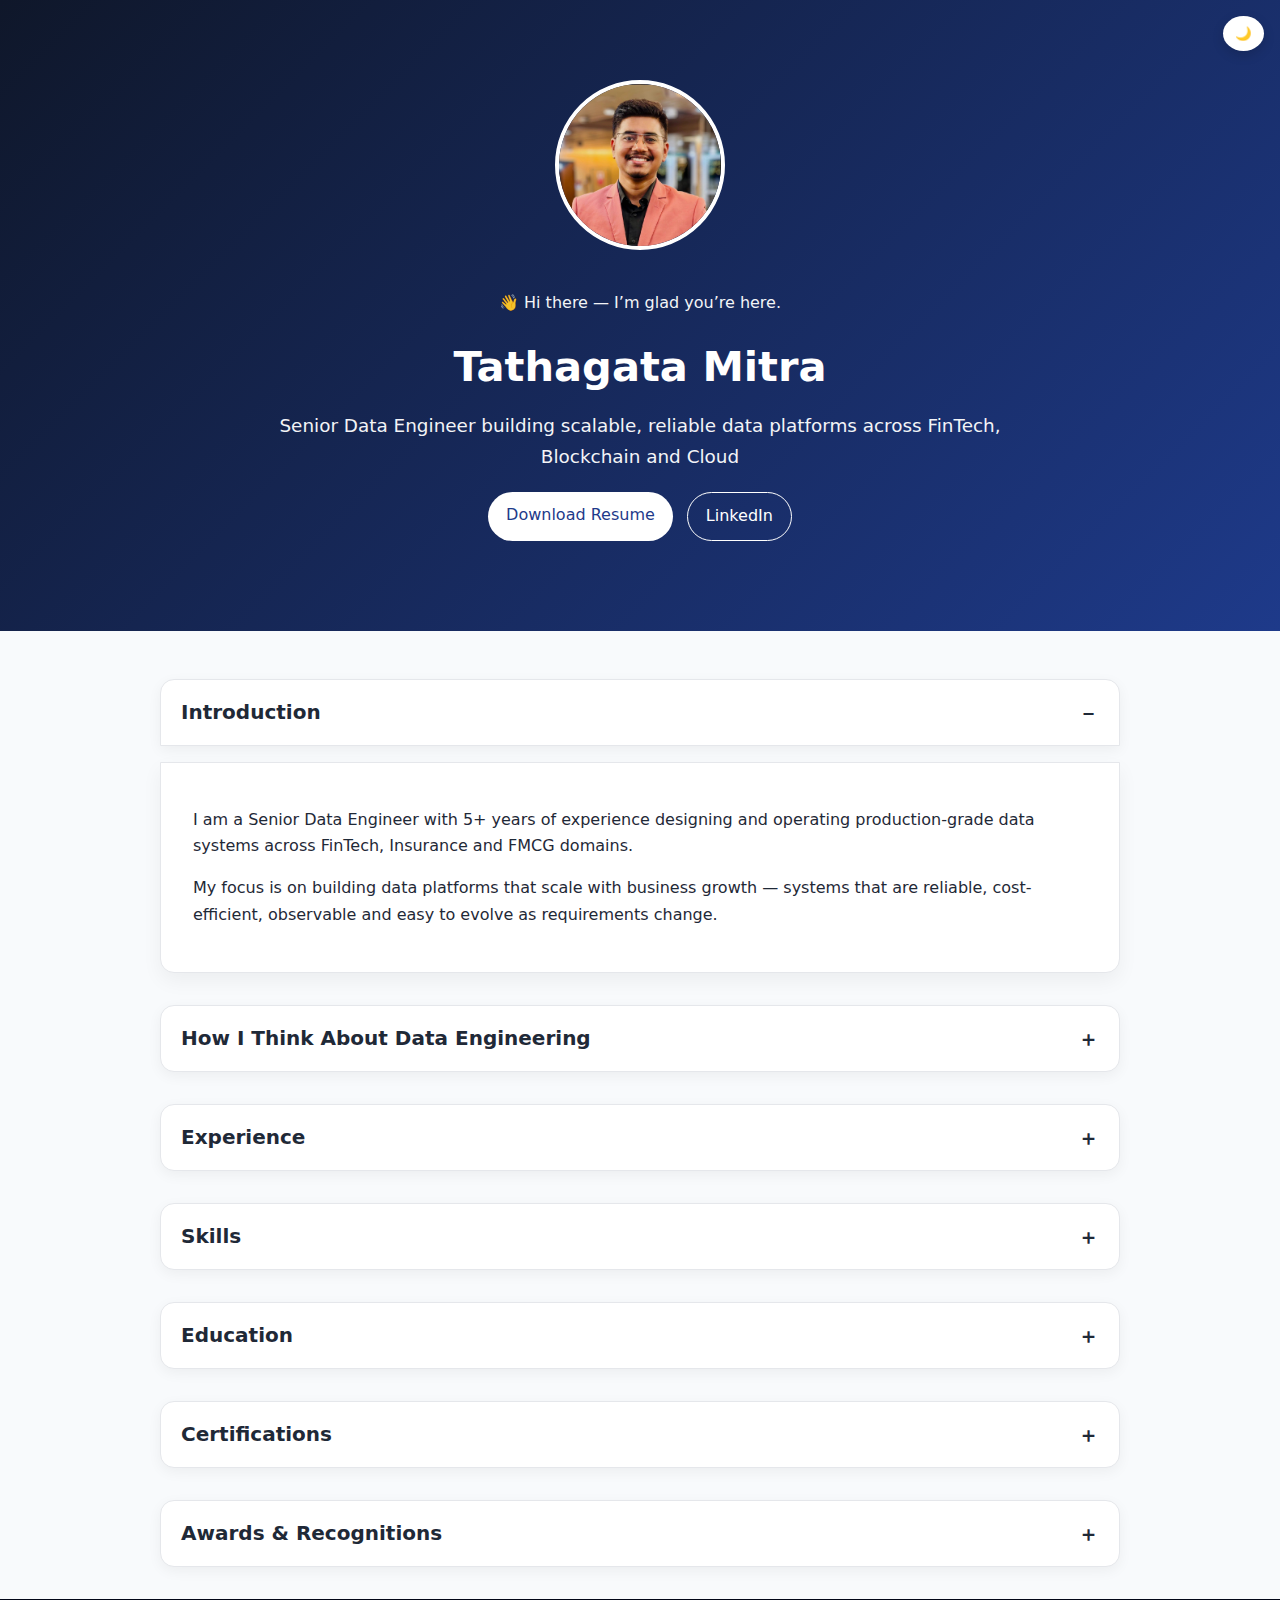
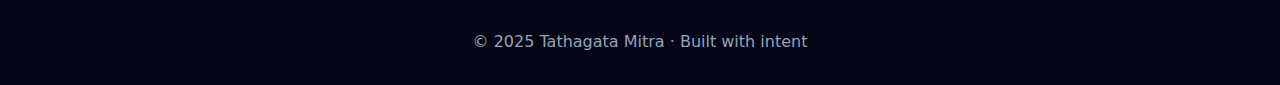
<file: index.html>
<!DOCTYPE html>
<html lang="en">
<head>
    <meta name="google-site-verification" content="toTpaWueCdBc8jfoTvUWGDOWur62wNDhXkrLP_JTycQ" />
    <meta charset="UTF-8">
    <title>Tathagata Mitra | Senior Data Engineer</title>
    <meta name="viewport" content="width=device-width, initial-scale=1.0">
    <meta name="description"
      content="Tathagata Mitra is a Senior Data Engineer specializing in Databricks, PySpark, AWS, Kafka, and Blockchain data platforms.">
    <meta name="keywords"
          content="Tathagata Mitra, Senior Data Engineer, Databricks, PySpark, Spark, AWS, Blockchain, Data Engineering">
    <meta name="author" content="Tathagata Mitra">
    <meta property="og:title" content="Tathagata Mitra | Senior Data Engineer">
    <meta property="og:description"
          content="Senior Data Engineer building scalable, reliable data platforms across FinTech, Blockchain, and Cloud.">
    <meta property="og:type" content="website">
    <meta property="og:url" content="https://tathagata-mitra.github.io/">
    <meta property="og:image" content="https://tathagata-mitra.github.io/images/ProfilePic.jpeg">
    
    <link rel="stylesheet" href="style.css">
    <script type="application/ld+json">
    {
      "@context": "https://schema.org",
      "@type": "Person",
      "name": "Tathagata Mitra",
      "url": "https://tathagata-mitra.github.io/",
      "image": "https://tathagata-mitra.github.io/images/ProfilePic.jpeg",
      "jobTitle": "Senior Data Engineer",
      "sameAs": [
        "https://www.linkedin.com/in/tathagata-mitra-187721186",
        "https://github.com/tathagata-mitra"
      ],
      "knowsAbout": [
        "Databricks",
        "Apache Spark",
        "PySpark",
        "Kafka",
        "AWS",
        "Blockchain",
        "Delta Lake"
      ]
    }
    </script>
</head>
<body>

<!-- DARK MODE TOGGLE -->
<button class="theme-toggle" onclick="toggleTheme()">🌙</button>

<!-- HERO -->
<header class="hero">
    <img src="images/ProfilePic.jpeg" alt="Tathagata Mitra">

    <p class="greeting">👋 Hi there — I’m glad you’re here.</p>

    <h1>Tathagata Mitra</h1>

    <p class="headline">
        Senior Data Engineer building scalable, reliable data platforms
        across FinTech, Blockchain and Cloud
    </p>

    <div class="cta-group">
        <a href="resume.pdf" class="cta primary" download>Download Resume</a>
        <a href="https://www.linkedin.com/in/tathagata-mitra-187721186"
           target="_blank" class="cta secondary">LinkedIn</a>
    </div>
</header>

<!-- INTRODUCTION -->
<section>
    <details class="accordion" open>
        <summary>Introduction</summary>
        <div class="card">
            <p>
                I am a Senior Data Engineer with 5+ years of experience designing and operating
                production-grade data systems across FinTech, Insurance and FMCG domains.
            </p>
            <p>
                My focus is on building data platforms that scale with business growth —
                systems that are reliable, cost-efficient, observable and easy to evolve
                as requirements change.
            </p>
        </div>
    </details>
</section>

<!-- HOW I THINK -->
<section>
    <details class="accordion">
        <summary>How I Think About Data Engineering</summary>
        <div class="card">
            <ul>
                <li>Design for long-term maintainability, not just short-term wins.</li>
                <li>Batch vs streaming is a business decision, not a tooling preference.</li>
                <li>Cost, reliability and observability matter as much as performance.</li>
                <li>Strong data modeling reduces downstream complexity.</li>
                <li>I treat data platforms as long-lived products, not one-off projects.</li>
            </ul>
        </div>
    </details>
</section>

<!-- EXPERIENCE -->
<section>
    <details class="accordion">
        <summary>Experience</summary>
        <div class="card">

            <h3>CoinDCX — Senior Software Engineer II (Data)</h3>
            <p class="duration">Nov 2022 – Present · Bengaluru</p>
            <ul>
                <li>Built and scaled ETL pipelines using PySpark, SparkSQL, and Databricks on AWS.</li>
                <li>Designed data marts and consolidated overlapping models, reducing complexity by ~40%.</li>
                <li>Engineered real-time pipelines with Spark Structured Streaming, Kafka, and Delta Lake.</li>
                <li>Built multi-chain blockchain data pipelines using Web3.py, REST APIs, and RPCs.</li>
                <li>Delivered cost optimizations saving ~$1,000/month and reducing DB load by 40%.</li>
                <li>Developed GenAI POCs using OpenAI APIs, Azure, and Python.</li>
                <li>Mentored junior engineers and interviewed 50+ candidates.</li>
            </ul>

            <h3>Exusia — Senior Analyst (Data Engineering)</h3>
            <p class="duration">Apr 2022 – Oct 2022 · Pune</p>
            <ul>
                <li>Built Spark pipelines in Scala on Azure Databricks.</li>
                <li>Used Azure Data Factory and Blob Storage for orchestration.</li>
                <li>Implemented Delta Lake for performance and storage optimization.</li>
            </ul>

            <h3>Cognizant — Programmer Analyst (Data Engineering)</h3>
            <p class="duration">Nov 2020 – Apr 2022 · Kolkata</p>
            <ul>
                <li>Developed PySpark pipelines ingesting data into Snowflake via Delta layers on S3.</li>
                <li>Handled scheduling, monitoring, and CI/CD using Tidal, GitLab, and Jenkins.</li>
                <li>Provided validation, testing, and production support for critical pipelines.</li>
            </ul>

        </div>
    </details>
</section>

<!-- SKILLS -->
<section>
    <details class="accordion">
        <summary>Skills</summary>
        <div class="card">

            <div class="skill-group">
                <strong>Data Engineering</strong><br>
                <span>Python</span><span>SQL</span><span>PySpark</span><span>SparkSQL</span>
                <span>Databricks</span><span>Delta Lake</span><span>ETL / ELT</span>
            </div>

            <div class="skill-group">
                <br><strong>Streaming & Real-Time</strong><br>
                <span>Spark Structured Streaming</span><span>Kafka</span>
            </div>

            <div class="skill-group">
                <br><strong>Cloud & Platforms</strong><br>
                <span>AWS</span><span>Azure</span><span>Snowflake</span>
            </div>

            <div class="skill-group">
                <br><strong>Blockchain & AI</strong><br>
                <span>Web3.py</span><span>RPC APIs</span><span>OpenAI / GPT</span>
                <span>Streamlit</span>
            </div>

        </div>
    </details>
</section>

<!-- EDUCATION -->
<section>
    <details class="accordion">
        <summary>Education</summary>
        <div class="card">
            <h3>Indian Institute of Technology (IIT), Patna</h3>
            <p class="duration">Master of Technology (M.Tech) — Big Data & Blockchain · 2023 – 2025</p>
            <ul>
                <li>Strong foundation in Big Data systems, distributed computing, and blockchain technologies.</li>
                <li>Focused on scalable data processing, modern data architectures, and applied blockchain use cases.</li>
                <li>Graduated with a CGPA of <strong>8.97 / 10</strong>.</li>
            </ul>
    
            <h3>Savitribai Phule Pune University (SPPU)</h3>
            <p class="duration">Bachelor of Engineering — Electronics & Telecommunication · 2016 – 2020</p>
            <ul>
                <li>Built strong analytical and problem-solving foundations through core engineering coursework.</li>
                <li>Consistently high academic performance with a CGPA of <strong>9.35 / 10</strong>.</li>
                <li>University Rank 10 and Department Rank 1 during the first year of engineering.</li>
            </ul>
        </div>
    </details>
</section>

<!-- CERTIFICATIONS -->
<section>
    <details class="accordion">
        <summary>Certifications</summary>
        <div class="card">

            <h3>Databricks Certified Data Engineer – Professional</h3>
            <p class="duration">Issued: April 2025 · Valid until: April 2027</p>
            <p>
                Advanced certification demonstrating expertise in building, optimizing, and
                maintaining production-grade data pipelines using Databricks, Spark, and Delta Lake.
            </p>
            <p>
                <a href="https://credentials.databricks.com/3b45af8d-bdda-4a18-b4d3-fbe8bf6f3958#acc.vq5o6dk9" target="_blank">
                    View / Verify Certificate →
                </a>
            </p>
    
            <h3>SQL (Intermediate)</h3>
            <p class="duration">Certified Proficiency</p>
            <p>
                Certification validating strong working knowledge of SQL for data analysis,
                transformation, and querying across large datasets.
            </p>
            <p>
                <a href="https://www.hackerrank.com/certificates/062224cf367e" target="_blank">
                    View / Verify Certificate →
                </a>
            </p>

        </div>
    </details>
</section>

<!-- AWARDS -->
<section>
    <details class="accordion">
        <summary>Awards & Recognitions</summary>
        <div class="card">
            <h3>Whale of the Quarter — CoinDCX</h3>
            <p class="duration">Jan 2023 – Mar 2023</p>
            <p>
                Awarded for outstanding performance and creating a measurable impact as a culture
                champion. Recognized for ownership, execution quality, and contribution to
                high-impact data initiatives.
            </p>
    
            <h3>Moon Landers — Team Award</h3>
            <p class="duration">CoinDCX</p>
            <p>
                Team recognition for collaborative delivery of critical initiatives under tight
                timelines, demonstrating strong cross-functional coordination and execution.
            </p>
    
            <h3>Best Paper Award — International Conference</h3>
            <p class="duration">3rd International Conference on Ideas, Innovations, Impact in Science and Technology</p>
            <p>
                Awarded for research contribution and presentation excellence, highlighting
                analytical rigor and applied problem-solving capabilities.
            </p>
    
            <h3>Always Striving, Never Settling — Cognizant</h3>
            <p class="duration">Nov 2021</p>
            <p>
                Recognized for consistent performance, reliability, and on-time delivery of
                critical milestones in enterprise data engineering projects.
            </p>
    
            <h3>Academic Honors</h3>
            <ul>
                <li>University Rank 10 — First Year of Engineering</li>
                <li>Department Rank 1 — Electronics & Telecommunication Engineering</li>
            </ul>
        </div>
    </details>
</section>

<footer>
    © 2025 Tathagata Mitra · Built with intent
</footer>

<script src="script.js"></script>
</body>
</html>
</file>
<file: style.css>
:root {
    --bg: #f8fafc;
    --card: #ffffff;
    --text: #1f2937;
    --muted: #6b7280;
    --primary: #2563eb;
    --border: #e5e7eb;
}

body.dark {
    --bg: #020617;
    --card: #0f172a;
    --text: #e5e7eb;
    --muted: #94a3b8;
    --border: #1e293b;
}

* {
    box-sizing: border-box;
}

body {
    margin: 0;
    font-family: Inter, system-ui, sans-serif;
    background: var(--bg);
    color: var(--text);
    line-height: 1.65;
}

/* =======================
   THEME TOGGLE
======================= */
.theme-toggle {
    position: fixed;
    top: 16px;
    right: 16px;
    border: none;
    background: var(--card);
    color: var(--text);
    padding: 10px 12px;
    border-radius: 50%;
    cursor: pointer;
    box-shadow: 0 4px 12px rgba(0,0,0,0.15);
    z-index: 1000;
}

/* =======================
   HERO
======================= */
.hero {
    text-align: center;
    padding: 80px 20px 90px;
    background: linear-gradient(135deg, #0f172a, #1e3a8a);
    color: white;
}

.hero img {
    width: 170px;
    height: 170px;
    border-radius: 50%;
    border: 4px solid white;
    margin-bottom: 16px;
}

.greeting {
    font-size: 1rem;
    opacity: 0.95;
}

.hero h1 {
    font-size: 2.6rem;
    margin: 6px 0;
}

.headline {
    max-width: 760px;
    margin: 10px auto 20px;
    font-size: 1.15rem;
    opacity: 0.95;
}

/* =======================
   CTA
======================= */
.cta-group {
    display: flex;
    justify-content: center;
    gap: 14px;
}

.cta {
    padding: 10px 18px;
    border-radius: 999px;
    text-decoration: none;
    font-weight: 500;
}

.primary {
    background: white;
    color: #1e3a8a;
}

.secondary {
    border: 1px solid white;
    color: white;
}

/* =======================
   SECTIONS (SINGLE WIDTH SOURCE)
======================= */
section {
    max-width: 1000px;
    margin: 0 auto 32px;
    padding: 0 20px;
}

section:first-of-type {
    padding-top: 0;
}

/* =======================
   CARD
======================= */
.card {
    background: var(--card);
    border: 1px solid var(--border);
    border-radius: 14px;
    padding: 28px 32px;
    box-shadow: 0 8px 20px rgba(0,0,0,0.05);
}

h2 {
    margin-top: 0;
    border-bottom: 2px solid var(--border);
    padding-bottom: 8px;
}

h3 {
    margin-top: 22px;
}

.duration {
    font-size: 0.9rem;
    color: var(--muted);
}

/* =======================
   SKILLS
======================= */
.skill-group span {
    display: inline-block;
    margin: 6px 6px 0 0;
    padding: 6px 10px;
    background: #eef2ff;
    color: #1e3a8a;
    border-radius: 999px;
    font-size: 0.85rem;
}

body.dark .skill-group span {
    background: #1e293b;
    color: #93c5fd;
}

/* =======================
   ACCORDION
======================= */
.accordion {
    margin-bottom: 28px;
}

.accordion summary {
    width: 100%;
    cursor: pointer;
    font-size: 1.25rem;
    font-weight: 600;
    list-style: none;
    padding: 16px 20px;
    background: var(--card);
    border: 1px solid var(--border);
    border-radius: 14px;
    box-shadow: 0 4px 14px rgba(0,0,0,0.05);
}

.accordion summary::-webkit-details-marker {
    display: none;
}

.accordion summary::after {
    content: "＋";
    float: right;
    font-size: 1.3rem;
}

.accordion[open] summary::after {
    content: "－";
}

/* Accordion content alignment */
.accordion .card {
    width: 100%;
    margin-top: 16px;
    border-top-left-radius: 0;
    border-top-right-radius: 0;
}

.accordion[open] summary {
    border-bottom-left-radius: 0;
    border-bottom-right-radius: 0;
}

/* =======================
   FOOTER
======================= */
footer {
    text-align: center;
    padding: 30px 20px;
    background: #020617;
    color: #94a3b8;
}

.hero {
    margin-bottom: 48px;
}

section:first-of-type {
    padding-top: 0;
}
</file>
